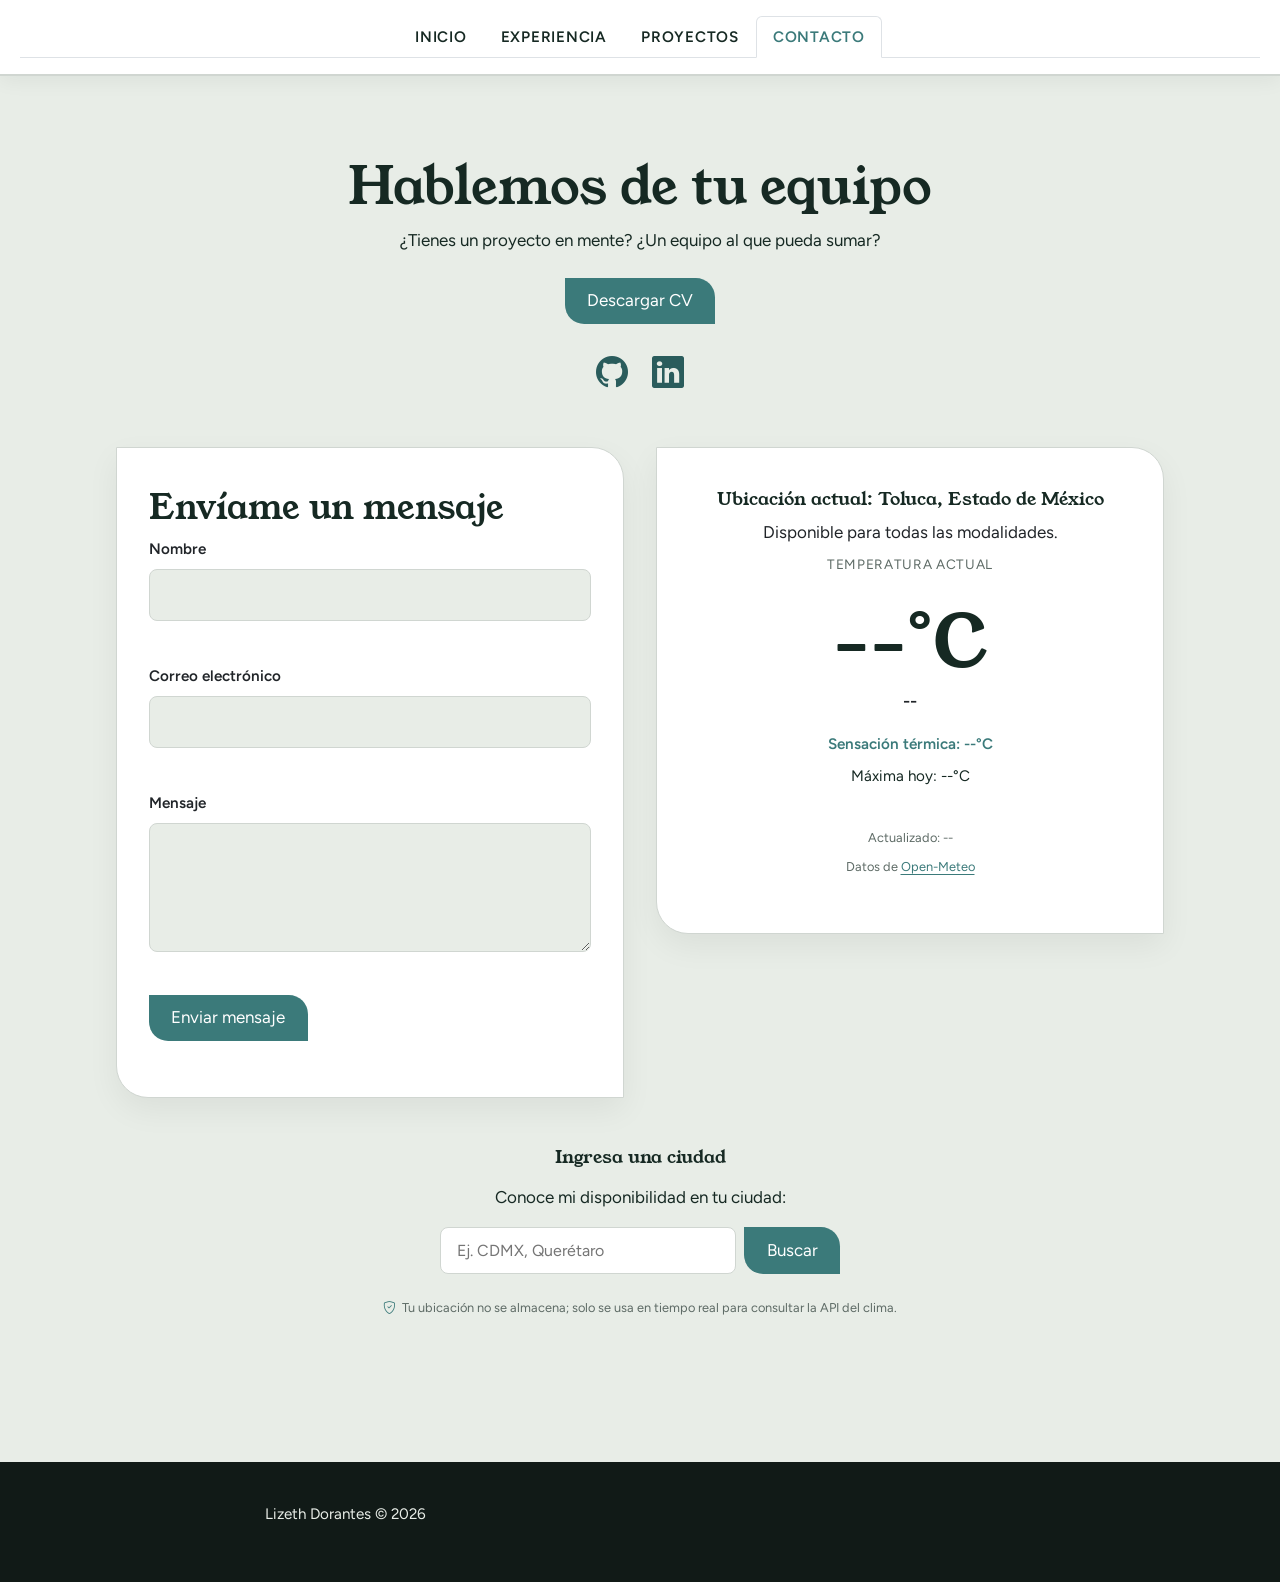
<file: contacto.html>
<!DOCTYPE html>
<html lang="es">

<head>
    <meta charset="UTF-8">
    <meta name="viewport" content="width=device-width, initial-scale=1.0">
    <title>Contacto | Lizeth Dorantes</title>
    <link rel="icon" type="image/png" href="./images/favicon.png">

    <meta name="description"
        content="Contacta a Lizeth Dorantes para proyectos, colaboraciones o roles de desarrollo Jr.">
    <link rel="preconnect" href="https://fonts.googleapis.com">
    <link rel="preconnect" href="https://fonts.gstatic.com" crossorigin>
    <link href="https://fonts.googleapis.com/css2?family=Figtree:wght@400;600&family=Young+Serif&display=swap"
        rel="stylesheet">
    <link href="https://cdn.jsdelivr.net/npm/bootstrap@5.3.8/dist/css/bootstrap.min.css" rel="stylesheet">
    <link rel="stylesheet" href="https://cdn.jsdelivr.net/npm/bootstrap-icons@1.11.3/font/bootstrap-icons.min.css">
    <link rel="stylesheet" href="./css/style.css">
</head>

<body>
    <header id="header-global" class="site-header"></header>

    <main class="container" aria-labelledby="contacto-title">
        <div class="contacto-header">
            <h1 id="contacto-title">Hablemos de tu equipo</h1>
            <p>¿Tienes un proyecto en mente? ¿Un equipo al que pueda sumar?</p>
            <p class="cta-principal">
                <a class="boton" href="./docs/CV-Lizeth-Dorantes.pdf" download>Descargar CV</a>
            </p>
            <nav class="enlaces" aria-label="Redes sociales">
                <a href="https://github.com/Zeth-DG" aria-label="GitHub" target="_blank" rel="noopener noreferrer"><i
                        class="bi bi-github" aria-hidden="true"></i></a>
                <a href="https://www.linkedin.com/in/lizeth-dorantes/" aria-label="LinkedIn" target="_blank"
                    rel="noopener noreferrer"><i class="bi bi-linkedin" aria-hidden="true"></i></a>
            </nav>
        </div>

        <!-- Grid de 2 columnas: Formulario y Toluca -->
        <div class="grid-2">
            <!-- Columna Izquierda: Formulario -->
            <div class="card">
                <h2>Envíame un mensaje</h2>
                <form id="contact-form" action="https://formspree.io/f/xrpedrkj" method="POST" novalidate>

                    <div class="form-group">
                        <label for="nombre">Nombre</label>
                        <input type="text" name="nombre" id="nombre" required aria-required="true"
                            aria-describedby="errorNombre" aria-invalid="false">
                        <span id="errorNombre" class="error-mensaje" role="alert"></span>
                    </div>

                    <div class="form-group">
                        <label for="email">Correo electrónico</label>
                        <input type="email" name="email" id="email" required aria-required="true"
                            aria-describedby="errorEmail" aria-invalid="false">
                        <span id="errorEmail" class="error-mensaje" role="alert"></span>
                    </div>

                    <div class="form-group">
                        <label for="mensaje">Mensaje</label>
                        <textarea name="mensaje" id="mensaje" rows="4" required aria-required="true"
                            aria-describedby="errorMensaje" aria-invalid="false"></textarea>
                        <span id="errorMensaje" class="error-mensaje" role="alert"></span>
                    </div>

                    <button type="submit" id="submit-btn" class="boton">Enviar mensaje</button>
                    <p id="form-status" aria-live="polite" style="margin-top: 1rem; font-weight: 600;"></p>
                </form>
            </div>

            <!-- Columna Derecha: Clima Toluca -->
            <div class="card" id="toluca-card">
                <h3>Ubicación actual: Toluca, Estado de México</h3>
                <p>Disponible para todas las modalidades.</p>

                <p class="clima-etiqueta">Temperatura actual</p>
                <div class="clima-principal">
                    <span id="tolucaCurrent" class="clima-temp">--°C</span>
                </div>

                <p id="tolucaCondition" class="clima-condicion">--</p>
                <p id="tolucaFeels" class="clima-detalle">Sensación térmica: --°C</p>

                <p class="clima-max">Máxima hoy: <span id="tolucaMax">--°C</span></p>

                <p id="toluca-updated" class="clima-actualizacion">Actualizado: --</p>
                <p class="clima-fuente">Datos de <a href="https://open-meteo.com/" target="_blank"
                        rel="noopener noreferrer">Open-Meteo</a></p>
                </p>
            </div>
        </div>

        <!-- Búsqueda de visitante-->
        <section class="visitor-wrapper" aria-label="Consultar clima en otra ubicación">
            <div id="visitor-section">
                <h3>Ingresa una ciudad</h3>
                <label for="visitorInput">Conoce mi disponibilidad en tu ciudad:</label>
                <div class="visitor-input-group">
                    <input type="text" name="visitor-input" id="visitorInput" placeholder="Ej. CDMX, Querétaro">
                    <button type="button" id="visitorBtn" class="boton">Buscar</button>
                </div>
                <p class="clima-privacidad">
                    <i class="bi bi-shield-check" aria-hidden="true"></i> Tu ubicación no se almacena; solo se usa en tiempo real para consultar la API del clima.
                </p>
                <p id="visitor-error" class="error-mensaje" role="alert" aria-live="polite"></p>
            </div>

            <div id="result-container" class="card hidden" aria-live="polite">
                <h3 id="visitorCity">Ubicación ingresada: </h3>
                <p id="visitorAvailability">--</p>

                <p class="clima-etiqueta">Temperatura actual</p>
                <div class="clima-principal">
                    <span id="visitorCurrent" class="clima-temp">--°C</span>
                </div>

                <p id="visitorCondition" class="clima-condicion">--</p>
                <p id="visitorFeels" class="clima-detalle">Sensación térmica: --°C</p>

                <p class="clima-max">Máxima hoy: <span id="visitorMax">--°C</span></p>

                <p id="visitorPhrase" class="clima-frase"></p>
            </div>
        </section>

    </main>

    <footer id="footer-global" class="pie"></footer>

    <!-- SRI removido por la misma razón que el CSS de arriba. -->
    <script src="https://cdn.jsdelivr.net/npm/bootstrap@5.3.8/dist/js/bootstrap.bundle.min.js"></script>
    <script src="./js/main.js" type="module"></script>
    <script src="./js/formulario.js" type="module"></script>
    <script data-goatcounter="https://zethdor.goatcounter.com/count" async src="//gc.zgo.at/count.js"></script>
</body>

</html>
</file>
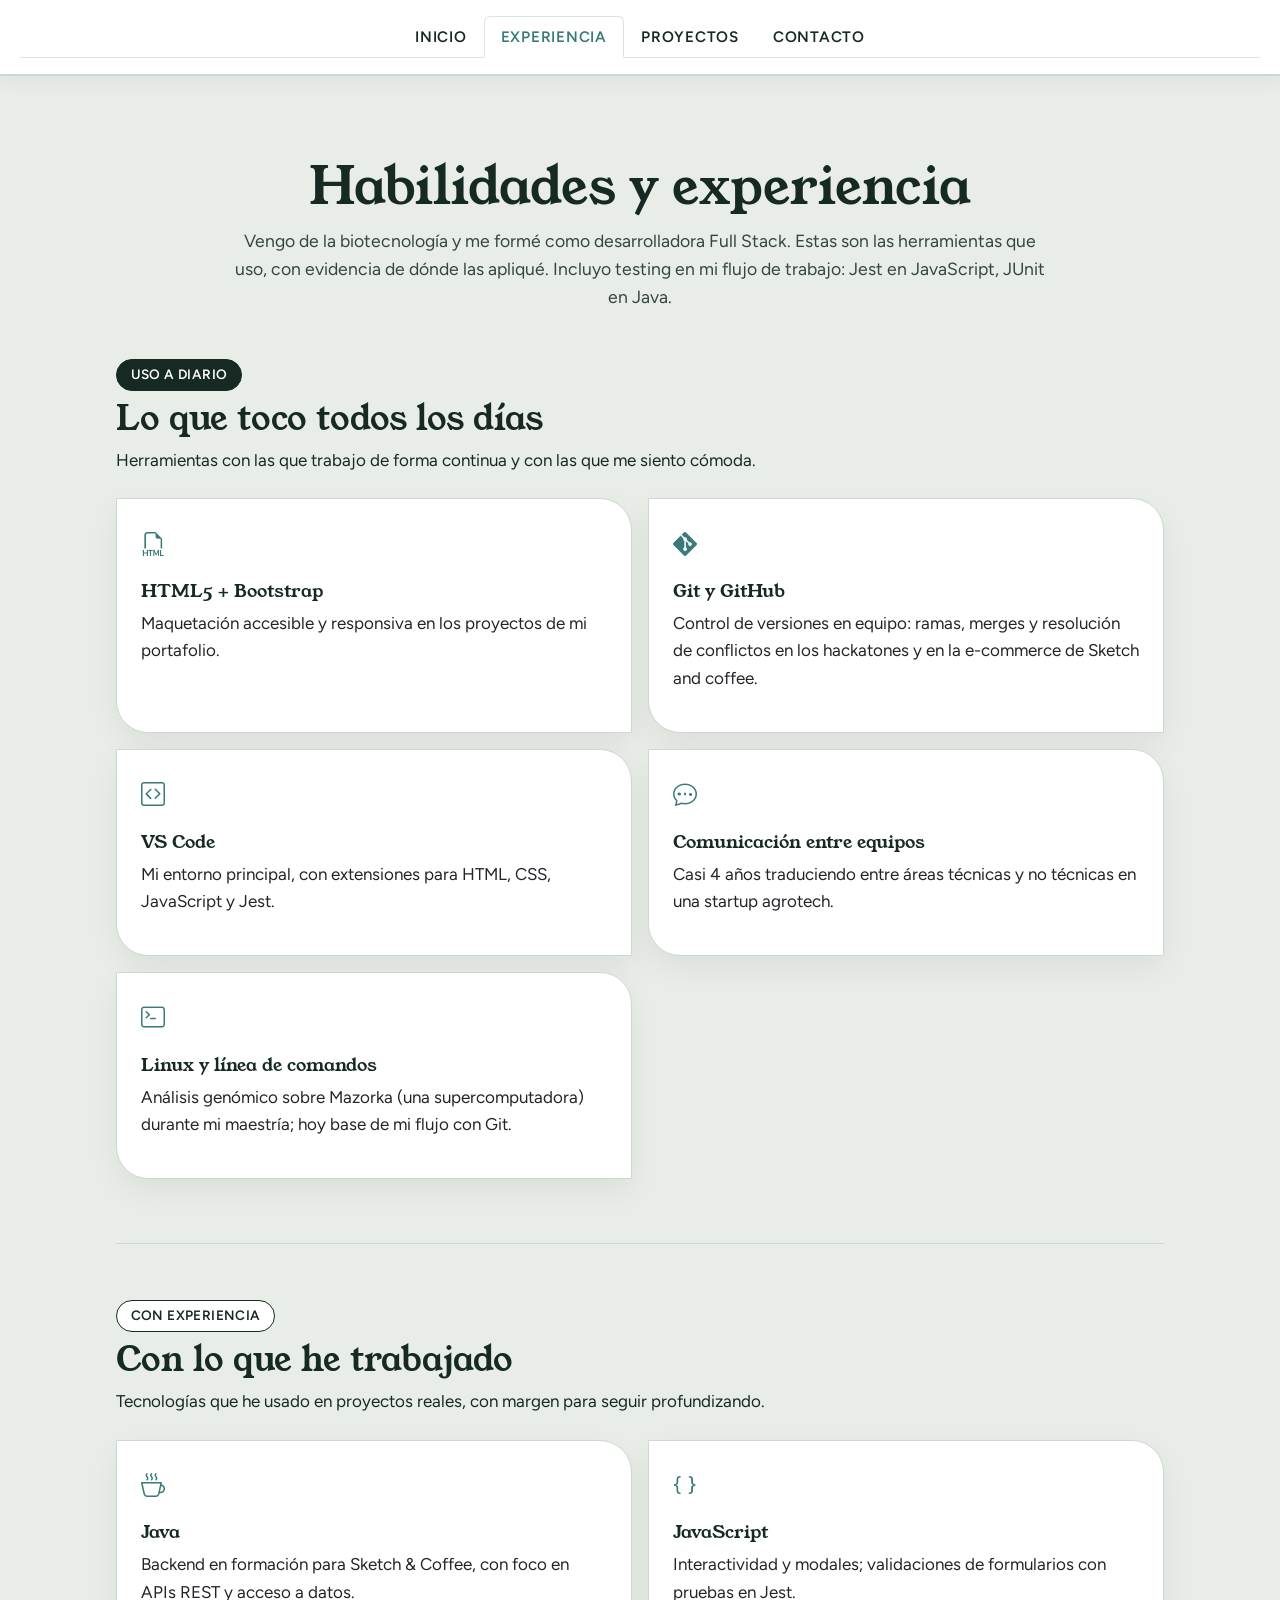
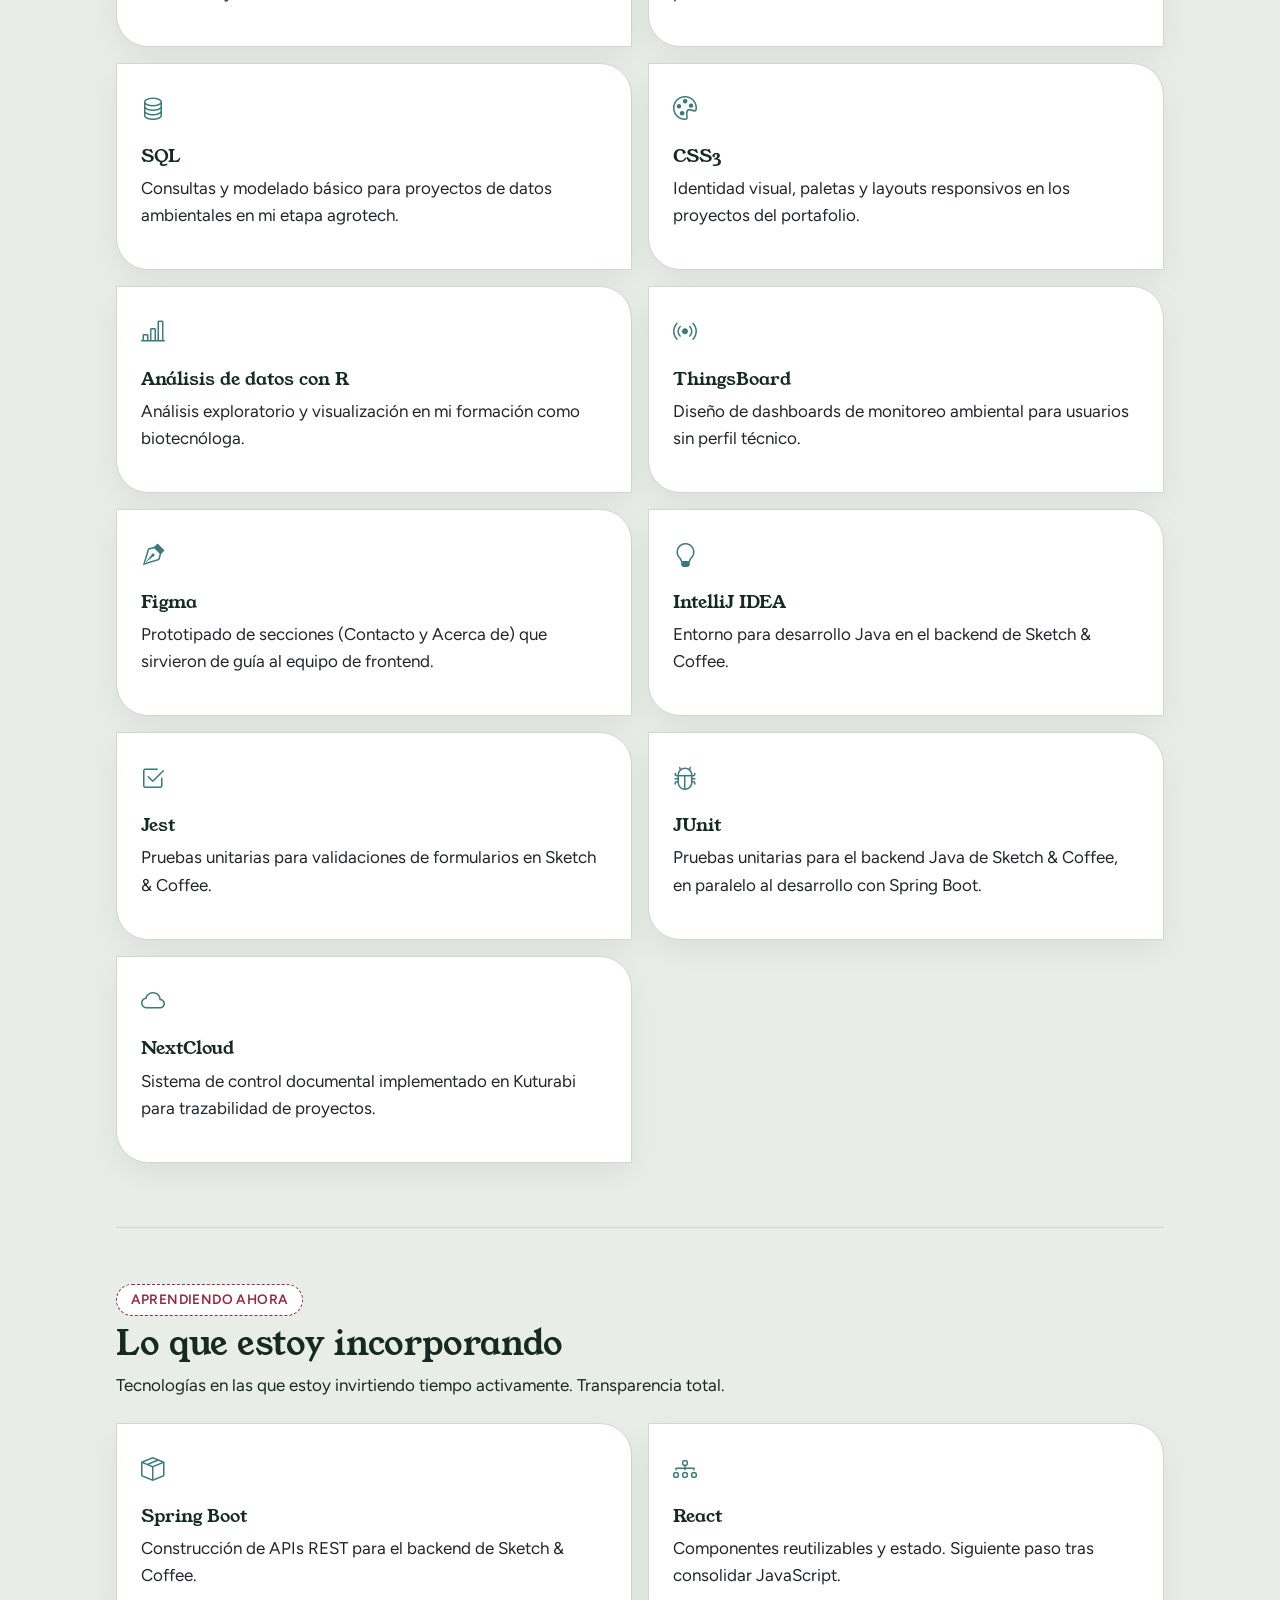
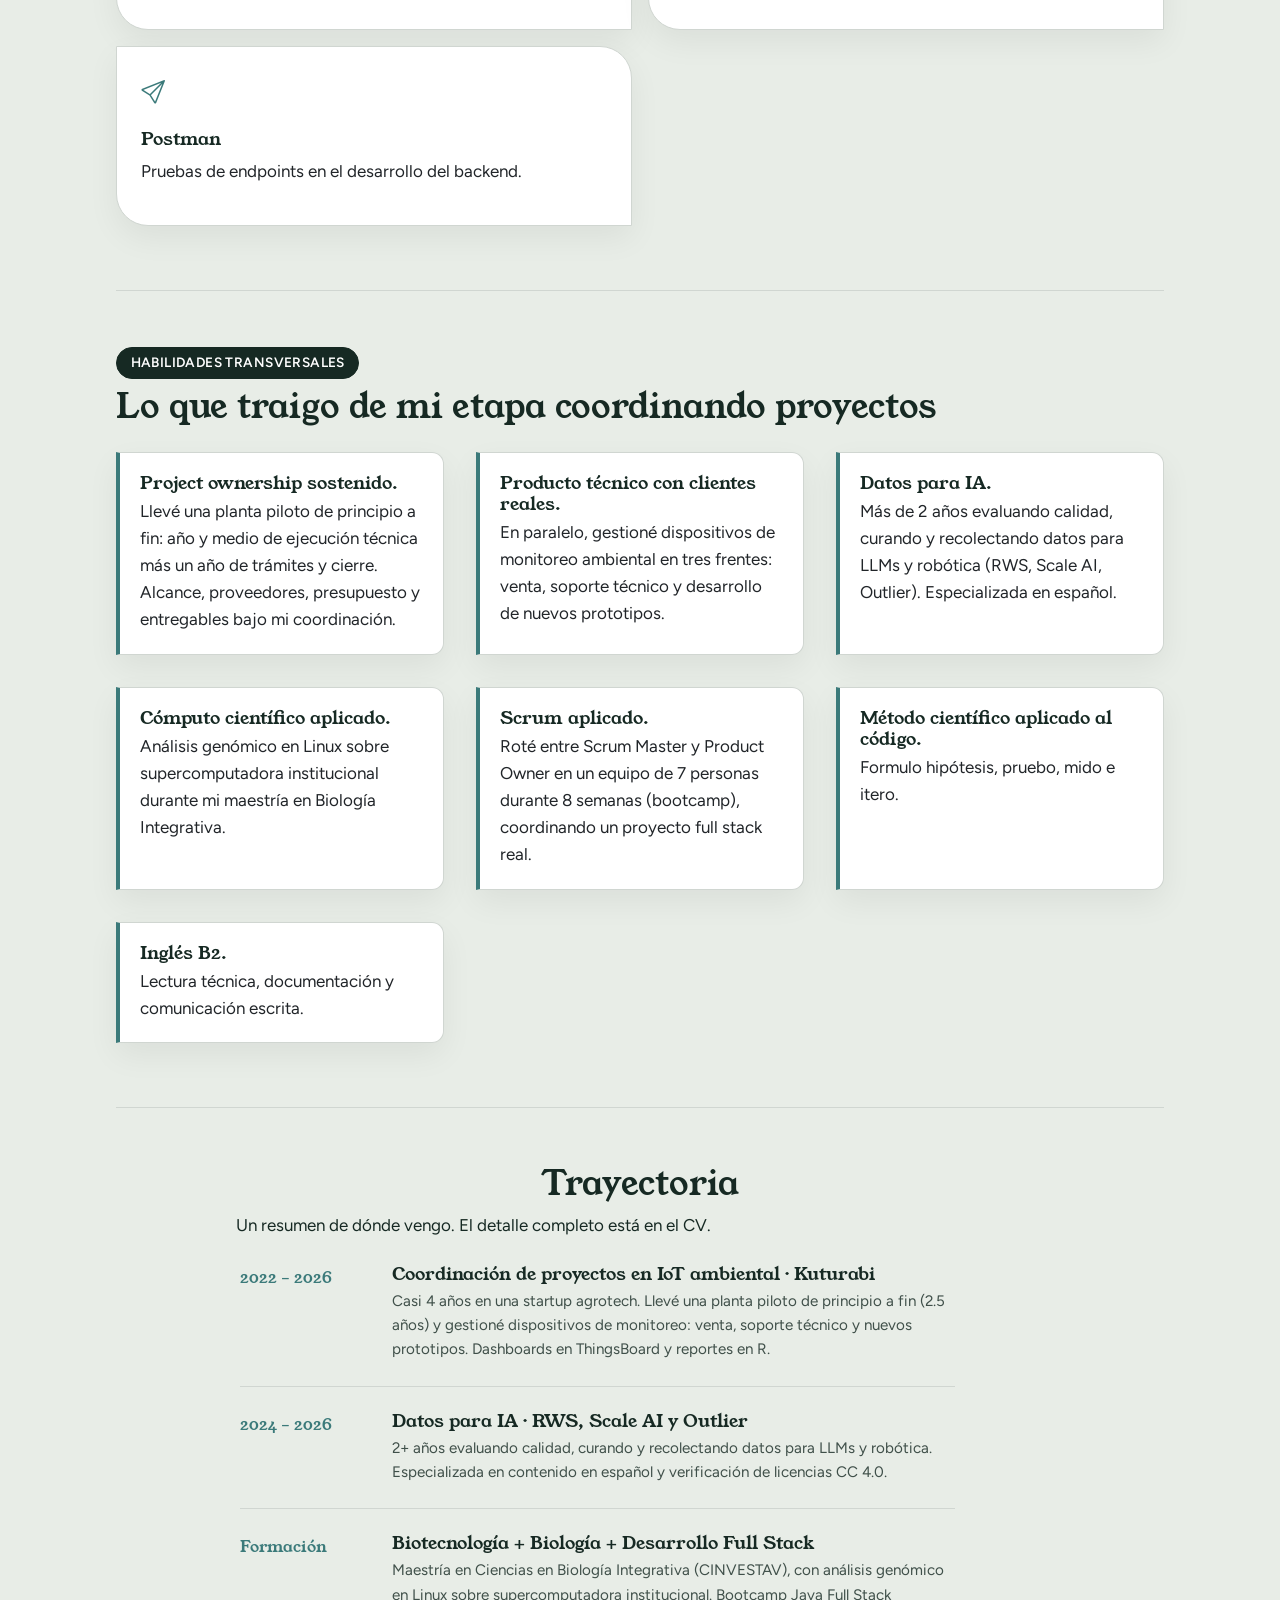
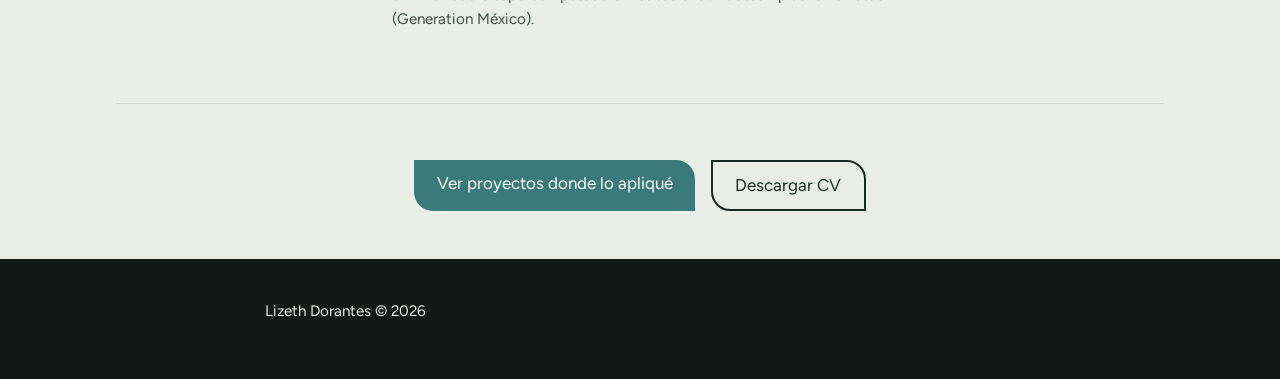
<file: experiencia.html>
<!DOCTYPE html>
<html lang="es">

<head>
    <meta charset="UTF-8">
    <meta name="viewport" content="width=device-width, initial-scale=1.0">
    <title>Habilidades y experiencia | Lizeth Dorantes</title>
    <link rel="icon" type="image/png" href="./images/favicon.png">
    <meta name="description" content="Tecnologías, herramientas y habilidades de Lizeth Dorantes, desarrolladora Java Full Stack Jr.">
    
    <link rel="preconnect" href="https://fonts.googleapis.com">
    <link rel="preconnect" href="https://fonts.gstatic.com" crossorigin>
    <link href="https://fonts.googleapis.com/css2?family=Figtree:wght@400;600&family=Young+Serif&display=swap"
        rel="stylesheet">
    <link href="https://cdn.jsdelivr.net/npm/bootstrap@5.3.8/dist/css/bootstrap.min.css" rel="stylesheet">
    <link rel="stylesheet" href="https://cdn.jsdelivr.net/npm/bootstrap-icons@1.11.3/font/bootstrap-icons.min.css">
    <link rel="stylesheet" href="./css/style.css">
</head>

<body>
    <header id="header-global" class="site-header"></header>

    <main class="container container--left" aria-labelledby="exp-title">
        <header class="exp-header">
            <h1 id="exp-title">Habilidades y experiencia</h1>
            <p>
                Vengo de la biotecnología y me formé como desarrolladora Full Stack. Estas son las herramientas que uso,
                con evidencia de dónde las apliqué. Incluyo testing en mi flujo de trabajo: Jest en JavaScript, JUnit en
                Java.
            </p>
        </header>

        <section class="exp-grupo" aria-labelledby="t-diario">
            <div style="margin-bottom: 1.5rem;">
                <span class="etiqueta etiqueta--oscura">Uso a diario</span>
                <h2 id="t-diario" style="margin-top: 0.5rem;">Lo que toco todos los días</h2>
                <p class="exp-grupo__desc">
                    Herramientas con las que trabajo de forma continua y con las que me siento cómoda.
                </p>
            </div>

            <ul class="exp-lista">
                <li class="card exp-item">
                    <i class="bi bi-filetype-html exp-item__icono" aria-hidden="true"></i>
                    <div>
                        <h3>HTML5 + Bootstrap</h3>
                        <p>Maquetación accesible y responsiva en los proyectos de mi portafolio.</p>
                    </div>
                </li>
                <li class="card exp-item">
                    <i class="bi bi-git exp-item__icono" aria-hidden="true"></i>
                    <div>
                        <h3>Git y GitHub</h3>
                        <p>Control de versiones en equipo: ramas, merges y resolución de conflictos en los hackatones y en la 
                            e-commerce de Sketch and coffee.</p>
                    </div>
                </li>
                <li class="card exp-item">
                    <i class="bi bi-code-square exp-item__icono" aria-hidden="true"></i>
                    <div>
                        <h3>VS Code</h3>
                        <p>Mi entorno principal, con extensiones para HTML, CSS, JavaScript y Jest.</p>
                    </div>
                </li>
                <li class="card exp-item">
                    <i class="bi bi-chat-dots exp-item__icono" aria-hidden="true"></i>
                    <div>
                        <h3>Comunicación entre equipos</h3>
                        <p>Casi 4 años traduciendo entre áreas técnicas y no técnicas en una startup agrotech.</p>
                    </div>
                </li>
                <li class="card exp-item">
                    <i class="bi bi-terminal exp-item__icono" aria-hidden="true"></i>
                    <div>
                        <h3>Linux y línea de comandos</h3>
                        <p>Análisis genómico sobre Mazorka (una supercomputadora) durante mi maestría; hoy base de mi flujo con Git.
                        </p>
                    </div>
                </li>
            </ul>
        </section>

        <section class="exp-grupo" aria-labelledby="t-experiencia">
            <div style="margin-bottom: 1.5rem;">
                <span class="etiqueta">Con experiencia</span>
                <h2 id="t-experiencia" style="margin-top: 0.5rem;">Con lo que he trabajado</h2>
                <p class="exp-grupo__desc">
                    Tecnologías que he usado en proyectos reales, con margen para seguir profundizando.
                </p>
            </div>

            <ul class="exp-lista">
                <li class="card exp-item">
                    <i class="bi bi-cup-hot exp-item__icono" aria-hidden="true"></i>
                    <div>
                        <h3>Java</h3>
                        <p>Backend en formación para Sketch &amp; Coffee, con foco en APIs REST y acceso a datos.</p>
                    </div>
                </li>
                <li class="card exp-item">
                    <i class="bi bi-braces exp-item__icono" aria-hidden="true"></i>
                    <div>
                        <h3>JavaScript</h3>
                        <p>Interactividad y modales; validaciones de formularios con pruebas en Jest.</p>
                    </div>
                </li>
                <li class="card exp-item">
                    <i class="bi bi-database exp-item__icono" aria-hidden="true"></i>
                    <div>
                        <h3>SQL</h3>
                        <p>Consultas y modelado básico para proyectos de datos ambientales en mi etapa agrotech.</p>
                    </div>
                </li>
                <li class="card exp-item">
                    <i class="bi bi-palette exp-item__icono" aria-hidden="true"></i>
                    <div>
                        <h3>CSS3</h3>
                        <p>Identidad visual, paletas y layouts responsivos en los proyectos del portafolio.</p>
                    </div>
                </li>
                <li class="card exp-item">
                    <i class="bi bi-bar-chart-line exp-item__icono" aria-hidden="true"></i>
                    <div>
                        <h3>Análisis de datos con R</h3>
                        <p>Análisis exploratorio y visualización en mi formación como biotecnóloga.</p>
                    </div>
                </li>
                <li class="card exp-item">
                    <i class="bi bi-broadcast exp-item__icono" aria-hidden="true"></i>
                    <div>
                        <h3>ThingsBoard</h3>
                        <p>Diseño de dashboards de monitoreo ambiental para usuarios sin perfil técnico.</p>
                    </div>
                </li>
                <li class="card exp-item">
                    <i class="bi bi-vector-pen exp-item__icono" aria-hidden="true"></i>
                    <div>
                        <h3>Figma</h3>
                        <p>Prototipado de secciones (Contacto y Acerca de) que sirvieron de guía al equipo de frontend.
                        </p>
                    </div>
                </li>
                <li class="card exp-item">
                    <i class="bi bi-lightbulb exp-item__icono" aria-hidden="true"></i>
                    <div>
                        <h3>IntelliJ IDEA</h3>
                        <p>Entorno para desarrollo Java en el backend de Sketch &amp; Coffee.</p>
                    </div>
                </li>
                <li class="card exp-item">
                    <i class="bi bi-check2-square exp-item__icono" aria-hidden="true"></i>
                    <div>
                        <h3>Jest</h3>
                        <p>Pruebas unitarias para validaciones de formularios en Sketch &amp; Coffee.</p>
                    </div>
                </li>
                <li class="card exp-item">
                    <i class="bi bi-bug exp-item__icono" aria-hidden="true"></i>
                    <div>
                        <h3>JUnit</h3>
                        <p>Pruebas unitarias para el backend Java de Sketch &amp; Coffee, en paralelo al desarrollo con
                            Spring Boot.</p>
                    </div>
                </li>
                <li class="card exp-item">
                    <i class="bi bi-cloud exp-item__icono" aria-hidden="true"></i>
                    <div>
                        <h3>NextCloud</h3>
                        <p>Sistema de control documental implementado en Kuturabi para trazabilidad de proyectos.</p>
                    </div>
                </li>
            </ul>
        </section>

        <section class="exp-grupo" aria-labelledby="t-aprendiendo">
            <div style="margin-bottom: 1.5rem;">
                <span class="etiqueta etiqueta--aprendiendo">Aprendiendo ahora</span>
                <h2 id="t-aprendiendo" style="margin-top: 0.5rem;">Lo que estoy incorporando</h2>
                <p class="exp-grupo__desc">
                    Tecnologías en las que estoy invirtiendo tiempo activamente. Transparencia total.
                </p>
            </div>

            <ul class="exp-lista">
                <li class="card exp-item">
                    <i class="bi bi-box-seam exp-item__icono" aria-hidden="true"></i>
                    <div>
                        <h3>Spring Boot</h3>
                        <p>Construcción de APIs REST para el backend de Sketch &amp; Coffee.</p>
                    </div>
                </li>
                <li class="card exp-item">
                    <i class="bi bi-diagram-3 exp-item__icono" aria-hidden="true"></i>
                    <div>
                        <h3>React</h3>
                        <p>Componentes reutilizables y estado. Siguiente paso tras consolidar JavaScript.</p>
                    </div>
                </li>
                <li class="card exp-item">
                    <i class="bi bi-send exp-item__icono" aria-hidden="true"></i>
                    <div>
                        <h3>Postman</h3>
                        <p>Pruebas de endpoints en el desarrollo del backend.</p>
                    </div>
                </li>
            </ul>
        </section>

        <section class="exp-grupo" aria-labelledby="t-trans">
            <div style="margin-bottom: 1.5rem;">
                <span class="etiqueta etiqueta--oscura">Habilidades transversales</span>
                <h2 id="t-trans" style="margin-top: 0.5rem;">Lo que traigo de mi etapa coordinando proyectos</h2>
            </div>

            <ul class="grid-auto lista-sin-estilos">
                <li class="card card--transversal">
                    <h3>Project ownership sostenido.</h3>
                    Llevé una planta piloto de principio a fin: año y medio de ejecución técnica más un año de trámites
                    y cierre. Alcance, proveedores, presupuesto y entregables bajo mi coordinación.
                </li>
                <li class="card card--transversal">
                    <h3>Producto técnico con clientes reales.</h3>
                    En paralelo, gestioné dispositivos de monitoreo ambiental en tres frentes: venta, soporte técnico y
                    desarrollo de nuevos prototipos.
                </li>
                <li class="card card--transversal">
                    <h3>Datos para IA.</h3>
                    Más de 2 años evaluando calidad, curando y recolectando datos para LLMs y robótica (RWS, Scale AI,
                    Outlier). Especializada en español.
                </li>
                <li class="card card--transversal">
                    <h3>Cómputo científico aplicado.</h3>
                    Análisis genómico en Linux sobre supercomputadora institucional durante mi maestría en Biología
                    Integrativa.
                </li>
                <li class="card card--transversal">
                    <h3>Scrum aplicado.</h3>
                    Roté entre Scrum Master y Product Owner en un equipo de 7 personas durante 8 semanas (bootcamp), coordinando
                    un proyecto full stack real.
                </li>
                <li class="card card--transversal">
                    <h3>Método científico aplicado al código.</h3>
                    Formulo hipótesis, pruebo, mido e itero.
                </li>
                <li class="card card--transversal">
                    <h3>Inglés B2.</h3>
                    Lectura técnica, documentación y comunicación escrita.
                </li>
            </ul>
        </section>

        <section class="exp-grupo" aria-labelledby="t-trayectoria">
            <div style="margin-bottom: 1.5rem; text-align: center;">
                <h2 id="t-trayectoria">Trayectoria</h2>
                <p class="exp-grupo__desc">
                    Un resumen de dónde vengo. El detalle completo está en el CV.
                </p>
            </div>

            <ul class="trayectoria-list">
                <li>
                    <div>
                        <span style="font-family: var(--fuente-titulo); color: var(--hoja); font-size: 1rem;">2022 – 2026</span>
                    </div>
                    <div>
                        <h3 style="font-family: var(--fuente-titulo); font-weight: 400; font-size: 1.1rem; margin-bottom: 0.25rem; margin-top: 0;">Coordinación de proyectos en IoT ambiental · Kuturabi</h3>
                        <p style="margin: 0; font-size: 0.95rem; opacity: 0.8;">Casi 4 años en una startup agrotech. Llevé
                            una planta piloto de principio a fin (2.5 años) y gestioné dispositivos de monitoreo: venta,
                            soporte técnico y nuevos prototipos. Dashboards en ThingsBoard y reportes en R.</p>
                    </div>
                </li>

                <li>
                    <div>
                        <span style="font-family: var(--fuente-titulo); color: var(--hoja); font-size: 1rem;">2024 – 2026</span>
                    </div>
                    <div>
                        <h3 style="font-family: var(--fuente-titulo); font-weight: 400; font-size: 1.1rem; margin-bottom: 0.25rem; margin-top: 0;">Datos para IA · RWS, Scale AI y Outlier</h3>
                        <p style="margin: 0; font-size: 0.95rem; opacity: 0.8;">2+ años evaluando calidad, curando y
                            recolectando datos para LLMs y robótica. Especializada en contenido en español y
                            verificación de licencias CC 4.0.</p>
                    </div>
                </li>

                <li>
                    <div>
                        <span style="font-family: var(--fuente-titulo); color: var(--hoja); font-size: 1rem;">Formación</span>
                    </div>
                    <div>
                        <h3 style="font-family: var(--fuente-titulo); font-weight: 400; font-size: 1.1rem; margin-bottom: 0.25rem; margin-top: 0;">Biotecnología + Biología + Desarrollo Full Stack</h3>
                        <p style="margin: 0; font-size: 0.95rem; opacity: 0.8;">Maestría en Ciencias en Biología
                            Integrativa (CINVESTAV), con análisis genómico en Linux sobre supercomputadora
                            institucional. Bootcamp Java Full Stack (Generation México).</p>
                    </div>
                </li>
            </ul>
        </section>

        <div class="d-flex flex-wrap gap-3 mt-4 justify-content-center">
            <a class="boton" href="./proyectos.html">Ver proyectos donde lo apliqué</a>
            <a class="boton boton--secundario" href="./docs/CV-Lizeth-Dorantes.pdf" download>Descargar CV</a>
        </div>

    </main>

    <footer id="footer-global" class="pie"></footer>

    <script src="https://cdn.jsdelivr.net/npm/bootstrap@5.3.8/dist/js/bootstrap.bundle.min.js"></script>
    <script src="./js/main.js" type="module"></script>
    <script data-goatcounter="https://zethdor.goatcounter.com/count" async src="//gc.zgo.at/count.js"></script>
</body>

</html>
</file>
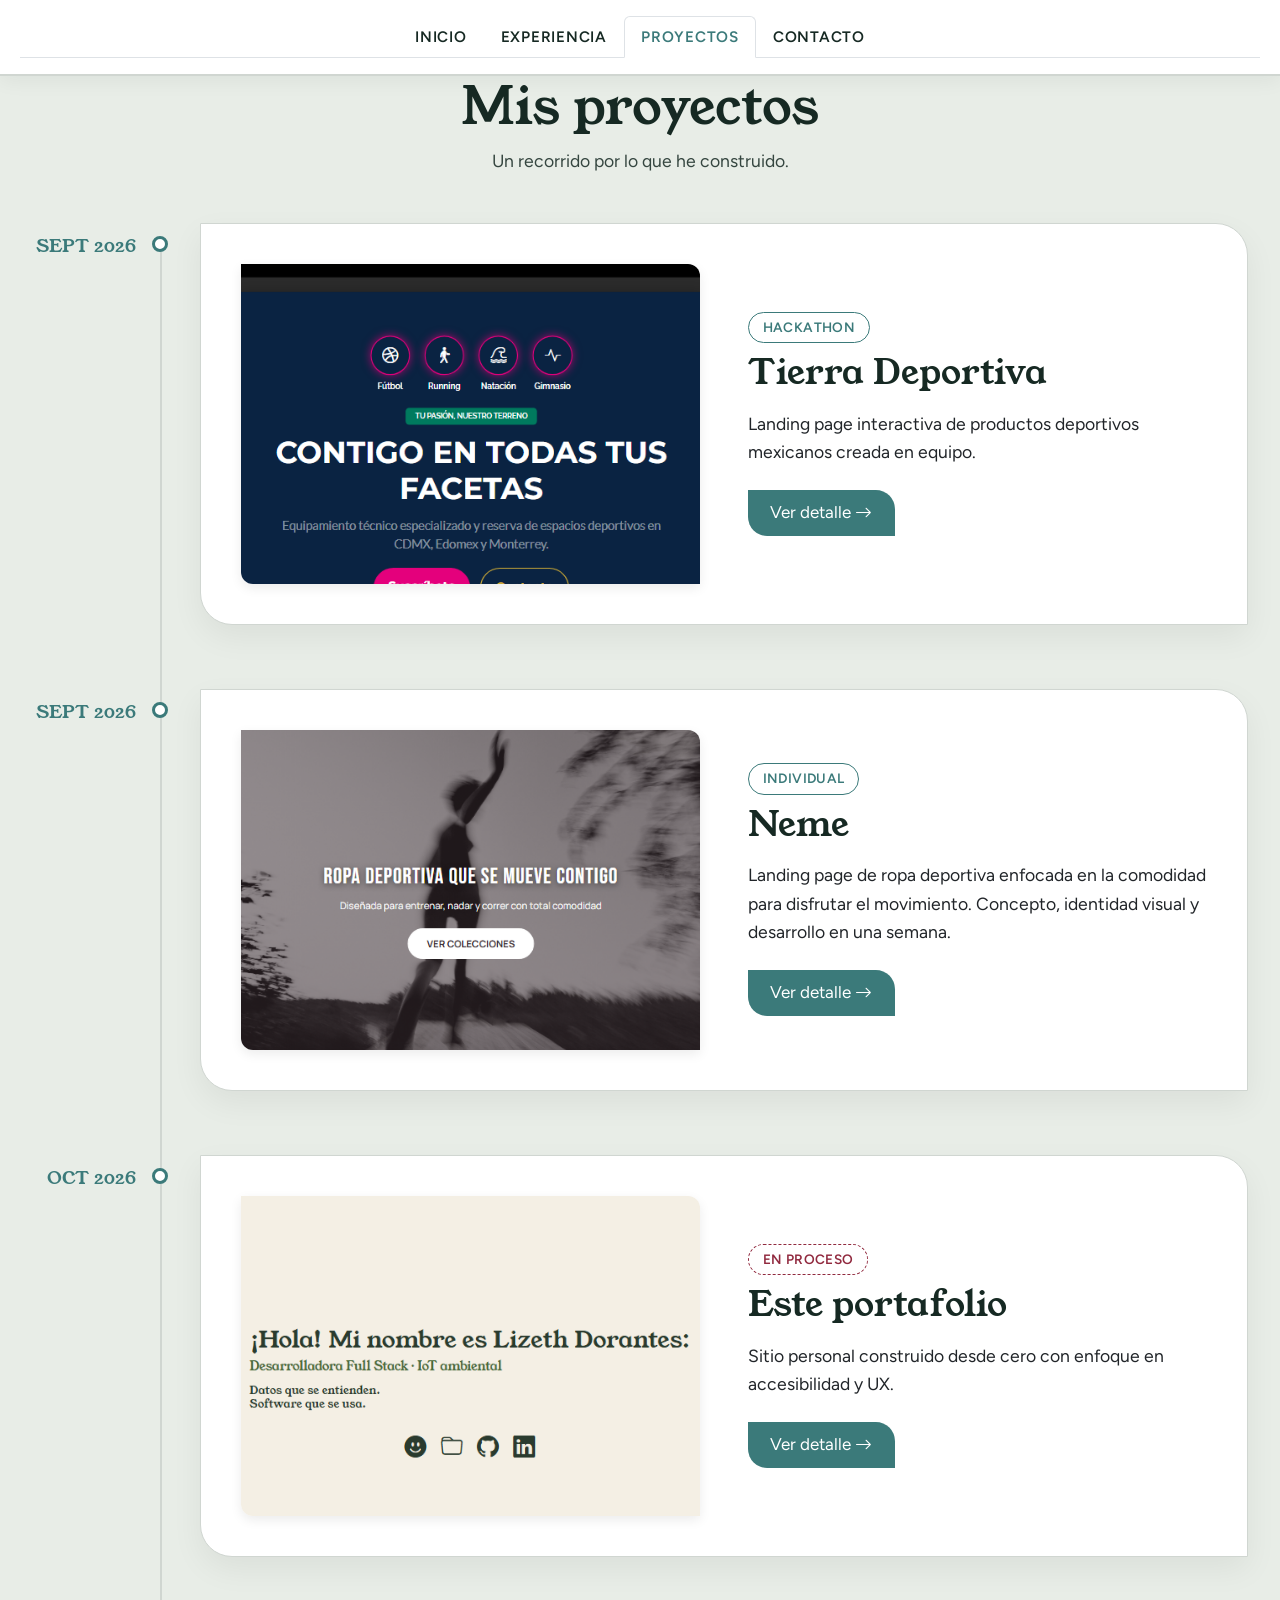
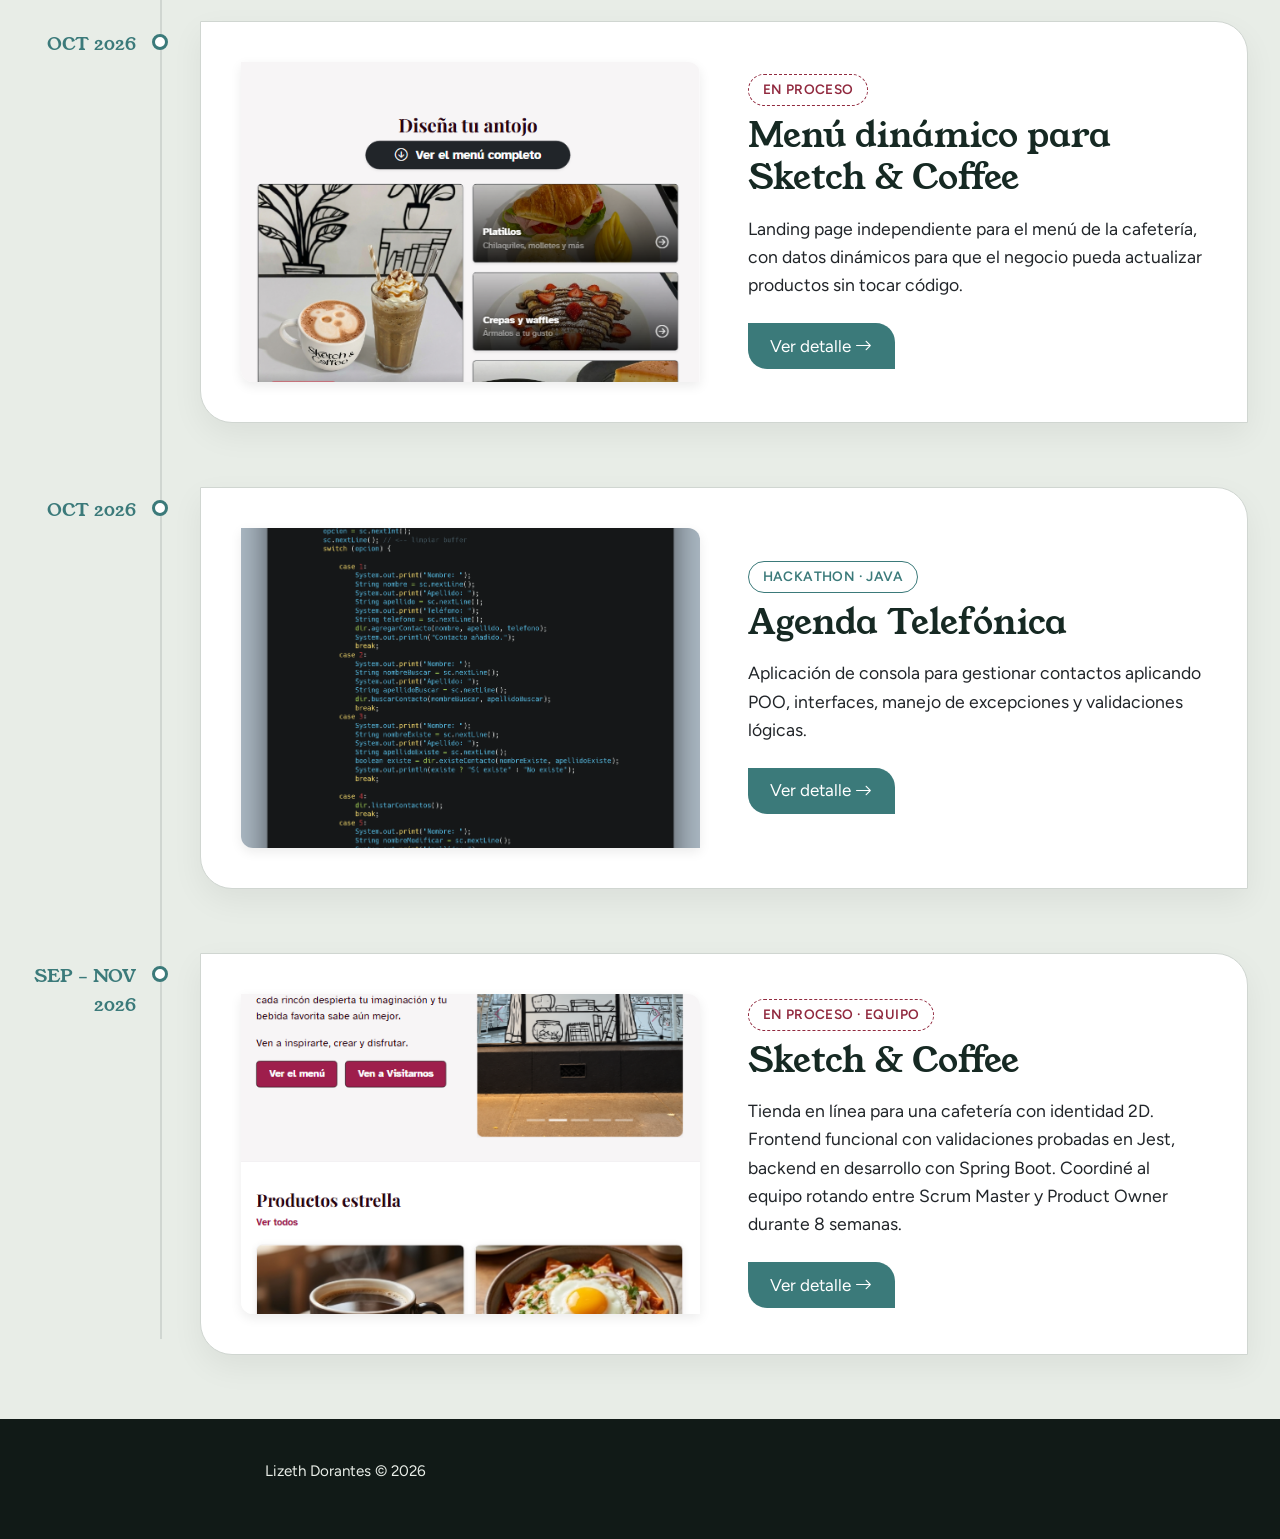
<file: proyectos.html>
<!DOCTYPE html>
<html lang="es">

<head>
    <meta charset="UTF-8">
    <meta name="viewport" content="width=device-width, initial-scale=1.0">
    <title>Proyectos | Lizeth Dorantes Gómez</title>
    <link rel="icon" type="image/png" href="./images/favicon.png">
    <meta name="description" content="Proyectos que ha realizado Lizeth Dorantes, desarrolladora Java Full Stack Jr.">

    <link rel="preconnect" href="https://fonts.googleapis.com">
    <link rel="preconnect" href="https://fonts.gstatic.com" crossorigin>
    <link href="https://fonts.googleapis.com/css2?family=Figtree:wght@400;600&family=Young+Serif&display=swap"
        rel="stylesheet">
    <link href="https://cdn.jsdelivr.net/npm/bootstrap@5.3.8/dist/css/bootstrap.min.css" rel="stylesheet">
    <link rel="stylesheet" href="https://cdn.jsdelivr.net/npm/bootstrap-icons@1.11.3/font/bootstrap-icons.min.css">
    <link rel="stylesheet" href="./css/style.css">
</head>

<body>
    <header id="header-global" class="site-header"></header>
    <main class="container--wide" aria-labelledby="proyectos-title">

        <div class="text-center mb-5">
            <h1 id="proyectos-title">Mis proyectos</h1>
            <p class="mx-auto" style="font-size: 1.1rem; opacity: 0.85;">Un recorrido por lo que he construido.</p>
        </div>

        <ol class="timeline">
            <li class="timeline__item">
                <div class="timeline__marcador">
                    <span class="timeline__fecha">SEPT 2026</span>
                </div>
                <article class="card timeline__contenido">
                    <div class="timeline__imagen">
                        <img src="./images/capturas/tierra-deportiva-captura.png" alt="Tierra Deportiva" loading="lazy">
                    </div>
                    <div>
                        <span class="etiqueta etiqueta--terminada">Hackathon</span>
                        <h2 style="margin-top: 0.5rem;">Tierra Deportiva</h2>
                        <p>Landing page interactiva de productos deportivos mexicanos creada en equipo.</p>
                        <button type="button" class="boton" data-bs-toggle="modal"
                            data-bs-target="#modal-tierra-deportiva">Ver detalle <i class="bi bi-arrow-right"
                                aria-hidden="true"></i></button>
                    </div>
                </article>
            </li>

            <li class="timeline__item">
                <div class="timeline__marcador">
                    <span class="timeline__fecha">SEPT 2026</span>
                </div>
                <article class="card timeline__contenido">
                    <div class="timeline__imagen">
                        <img src="./images/capturas/neme-captura.png" alt="Captura de la landing page Neme"
                            loading="lazy">
                    </div>
                    <div>
                        <span class="etiqueta etiqueta--terminada">Individual</span>
                        <h2 style="margin-top: 0.5rem;">Neme</h2>
                        <p>Landing page de ropa deportiva enfocada en la comodidad para disfrutar el movimiento.
                            Concepto, identidad visual y desarrollo en una semana.</p>
                        <button type="button" class="boton" data-bs-toggle="modal" data-bs-target="#modal-neme">
                            Ver detalle <i class="bi bi-arrow-right" aria-hidden="true"></i>
                        </button>
                    </div>
                </article>
            </li>

            <li class="timeline__item">
                <div class="timeline__marcador">
                    <span class="timeline__fecha">OCT 2026</span>
                </div>
                <article class="card timeline__contenido">
                    <div class="timeline__imagen">
                        <img src="./images/capturas/portafolio-captura.png" alt="Portafolio" loading="lazy">
                    </div>
                    <div>
                        <span class="etiqueta etiqueta--proceso">En proceso</span>
                        <h2 style="margin-top: 0.5rem;">Este portafolio</h2>
                        <p>Sitio personal construido desde cero con enfoque en accesibilidad y UX.</p>
                        <button type="button" class="boton" data-bs-toggle="modal"
                            data-bs-target="#modal-portafolio">Ver detalle <i class="bi bi-arrow-right"
                                aria-hidden="true"></i></button>
                    </div>
                </article>
            </li>

            <li class="timeline__item">
                <div class="timeline__marcador">
                    <span class="timeline__fecha">OCT 2026</span>
                </div>
                <article class="card timeline__contenido">
                    <div class="timeline__imagen">
                        <img src="./images/capturas/menu-sketch-captura.png"
                            alt="Captura del menú dinámico para Sketch & Coffee" loading="lazy">
                    </div>
                    <div>
                        <span class="etiqueta etiqueta--proceso">En proceso</span>
                        <h2 style="margin-top: 0.5rem;">Menú dinámico para Sketch &amp; Coffee</h2>
                        <p>Landing page independiente para el menú de la cafetería, con datos dinámicos para que el
                            negocio pueda actualizar productos sin tocar código.</p>
                        <button type="button" class="boton" data-bs-toggle="modal" data-bs-target="#modal-menu-sketch">
                            Ver detalle <i class="bi bi-arrow-right" aria-hidden="true"></i>
                        </button>
                    </div>
                </article>
            </li>

            <li class="timeline__item">
                <div class="timeline__marcador">
                    <span class="timeline__fecha">OCT 2026</span>
                </div>
                <article class="card timeline__contenido">
                    <div class="timeline__imagen">
                        <img src="./images/capturas/agenda-captura.png" alt="Agenda Telefónica en Java" loading="lazy">
                    </div>
                    <div>
                        <span class="etiqueta etiqueta--terminada">Hackathon · Java</span>
                        <h2 style="margin-top: 0.5rem;">Agenda Telefónica</h2>
                        <p>Aplicación de consola para gestionar contactos aplicando POO, interfaces, manejo de
                            excepciones y validaciones lógicas.</p>
                        <button type="button" class="boton" data-bs-toggle="modal"
                            data-bs-target="#modal-agenda-telefonica">
                            Ver detalle <i class="bi bi-arrow-right" aria-hidden="true"></i>
                        </button>
                    </div>
                </article>
            </li>

            <li class="timeline__item">
                <div class="timeline__marcador">
                    <span class="timeline__fecha">SEP – NOV 2026</span>
                </div>
                <article class="card timeline__contenido">
                    <div class="timeline__imagen">
                        <img src="./images/capturas/sketch-and-coffee-captura.png"
                            alt="Captura del e-commerce Sketch & Coffee" loading="lazy">
                    </div>
                    <div>
                        <span class="etiqueta etiqueta--proceso">En proceso · Equipo</span>
                        <h2 style="margin-top: 0.5rem;">Sketch &amp; Coffee</h2>
                        <p>Tienda en línea para una cafetería con identidad 2D. Frontend funcional con validaciones
                            probadas en Jest, backend en desarrollo con Spring Boot. Coordiné al equipo rotando
                            entre Scrum Master y Product Owner durante 8 semanas.</p>
                        <button type="button" class="boton" data-bs-toggle="modal" data-bs-target="#modal-sketch">
                            Ver detalle <i class="bi bi-arrow-right" aria-hidden="true"></i>
                        </button>
                    </div>
                </article>
            </li>
        </ol>
    </main>

    <!-- Modales -->
    <!--TIERRA DEPORTIVA-->
    <div class="modal fade" id="modal-tierra-deportiva" tabindex="-1" aria-labelledby="modal-tierra-deportiva-titulo"
        aria-hidden="true">
        <div class="modal-dialog modal-lg modal-dialog-scrollable modal-dialog-centered">
            <div class="modal-content">
                <div class="modal-header">
                    <h2 class="modal-title fs-3" id="modal-tierra-deportiva-titulo">Tierra Deportiva</h2>
                    <button type="button" class="btn-close" data-bs-dismiss="modal" aria-label="Cerrar"></button>
                </div>
                <div class="modal-body">
                    <img class="img-fluid rounded mb-3 w-100" src="./images/tierra-deportiva-full.png"
                        alt="Captura completa de la landing page Tierra Deportiva">
                    <h3>El concepto</h3>
                    <p>El nombre nació de mi propuesta "Tlalli" (tierra en náhuatl) y evolucionó a Tierra Deportiva.
                        La landing presenta productos mexicanos en cuatro deportes populares en CDMX, Estado de
                        México y Monterrey: fútbol, gym, natación y running.</p>
                    <h3>Mi rol y aporte</h3>
                    <ul>
                        <li>Diseñé la estructura base del HTML y la sección de productos, sobre la que el equipo
                            construyó el resto del sitio.</li>
                        <li>Mejoré la navegación del carrusel con JavaScript: al seleccionar un deporte, te lleva a
                            la primera slide de sus productos.</li>
                        <li>Reconstruí la versión intermedia del proyecto tras una pérdida de cambios, recuperando
                            el avance del equipo.</li>
                        <li>Definí el concepto, la frase principal y la propuesta visual de la landing.</li>
                    </ul>
                    <h3>Retos técnicos</h3>
                    <ul>
                        <li>Al integrar mi código en la rama develop, el sitio se rompió y tardé de 2 a 3 horas en
                            corregirlo.</li>
                        <li>Convertí las imágenes a WebP para que la página cargara rápido.</li>
                        <li>Definí una paleta inspirada en lo mexicano que no pareciera un sitio del gobierno.</li>
                        <li>Edité imágenes libres de IA para los productos de la landing.</li>
                    </ul>
                    <h3>Tecnologías</h3>
                    <p>HTML, CSS, JavaScript, Bootstrap.</p>
                    <h3>Estado y siguiente paso</h3>
                    <p>Terminada durante el hackathon. Siguiente paso: publicar la demo en línea.</p>
                </div>
                <div class="modal-footer">
                    <a href="https://github.com/Manutaro/Hackathon-1-Landing-page-interactiva" target="_blank"
                        rel="noopener noreferrer" class="boton">Ver código</a>
                </div>
            </div>
        </div>
    </div>
    <!--NEME-->
    <div class="modal fade" id="modal-neme" tabindex="-1" aria-labelledby="modal-neme-titulo" aria-hidden="true">
        <div class="modal-dialog modal-lg modal-dialog-scrollable modal-dialog-centered">
            <div class="modal-content">
                <div class="modal-header">
                    <h2 class="modal-title fs-3" id="modal-neme-titulo">Neme</h2>
                    <button type="button" class="btn-close" data-bs-dismiss="modal" aria-label="Cerrar"></button>
                </div>
                <div class="modal-body">
                    <img class="img-fluid rounded mb-3 w-100" src="./images/neme-full.png"
                        alt="Captura completa de la landing page Neme">
                    <h3>El concepto</h3>
                    <p>Neme significa "bailar" en mazahua. Es el concepto de una marca de ropa deportiva para
                        mujeres y disidencias que prioriza la comodidad sobre los cánones de belleza y celebra el
                        placer de moverse. Se organiza en tres categorías (nadar, correr y fuerza) bajo una idea:
                        fluye como el río, paso a paso hacia tus objetivos y hacia un cuerpo más fuerte.</p>
                    <p>El logo es punto de cruz, la técnica con la que se adornan blusas y enaguas en la región de
                        mis abuelos, que además tiene maquilas de ropa deportiva. Por lo que el proyecto tuvo
                        también raíces en la idea de comunidad.</p>
                    <h3>Mi rol y aporte</h3>
                    <ul>
                        <li>Definí el concepto y el nombre de la marca (dudé entre Neme y Eñe, "jugar").</li>
                        <li>Diseñé la identidad visual, con el logo en punto de cruz.</li>
                        <li>Desarrollé la página, de forma individual y en una semana.</li>
                    </ul>
                    <h3>Retos técnicos</h3>
                    <ul>
                        <li>Los modales de producto y el menú hamburguesa para móvil fueron retadores.</li>
                        <li>Con un plazo de una semana que yo misma me puse, me apoyé en IA (Perplexity y Gemini)
                            para avanzar. Revisé e integré el código.</li>
                        <li>Elegir fotos reales de Pexels que no se vieran performáticas, armar el JSON y renombrar
                            las imágenes llevó una buena inversión de tiempo.</li>
                    </ul>
                    <h3>Tecnologías</h3>
                    <p>HTML, CSS, JavaScript, Bootstrap.</p>
                    <h3>Estado y siguiente paso</h3>
                    <p>Terminada como landing page responsiva. Siguiente paso posible: conectar el catálogo a un
                        backend, con carrito.</p>
                </div>
                <div class="modal-footer justify-content-between">
                    <span class="text-muted small">Demo (próximamente)</span>
                    <a href="https://github.com/Zeth-DG/neme-landpage-ropa-deportiva" target="_blank"
                        rel="noopener noreferrer" class="boton">Ver código</a>
                </div>
            </div>
        </div>
    </div>
    <!--PORTAFOLIO-->
    <div class="modal fade" id="modal-portafolio" tabindex="-1" aria-labelledby="modal-portafolio-titulo"
        aria-hidden="true">
        <div class="modal-dialog modal-lg modal-dialog-scrollable modal-dialog-centered">
            <div class="modal-content">
                <div class="modal-header">
                    <h2 class="modal-title fs-3" id="modal-portafolio-titulo">Este portafolio</h2>
                    <button type="button" class="btn-close" data-bs-dismiss="modal" aria-label="Cerrar"></button>
                </div>
                <div class="modal-body">
                    <img class="img-fluid rounded mb-3 w-100" src="./images/captura-portafolio.png"
                        alt="Captura del portafolio">
                    <h3>El concepto</h3>
                    <p>Quería un portafolio que no se sintiera como una plantilla genérica. A partir de una ilustración
                        clásica de Art Nouveau, extraje una paleta de alto contraste (blanco puro sobre fondos fríos,
                        con acentos en turquesa profundo y rojo vino) que conecta mi formación en biotecnología con la
                        ingeniería de software y mi pasión por el arte. La tipografía combina una serif cálida (Young
                        Serif) con una sans
                        legible (Figtree), y la estructura prioriza que el contenido respire.</p>

                    <h3>Mi rol y aporte</h3>
                    <ul>
                        <li><strong>Diseño y desarrollo completo:</strong> HTML5 semántico, CSS con tokens (variables) y
                            arquitectura de JavaScript modular (ES6).</li>
                        <li><strong>API y Lógica de negocio:</strong> Integración de la API de Open-Meteo (clima) y
                            geocodificación. Creé un motor de reglas lógicas que evalúa si la ciudad del visitante es
                            local, internacional o tiene clima extremo para devolver mensajes personalizados.</li>
                        <li><strong>Accesibilidad (a11y):</strong> Implementación de un sistema de validación de
                            formularios desde cero (desactivando la nativa con <code>novalidate</code>), manejo de
                            <code>aria-invalid</code>, <code>aria-live</code> para lectores de pantalla, y focus
                            automático en errores.
                        </li>
                        <li><strong>Arquitectura y UX:</strong> Header cargado dinámicamente vía <code>fetch()</code>
                            para no duplicar código. Enrutamiento de modales por hash en la URL respetando el historial
                            del navegador. Reestructuración del layout (CSS Grid) para eliminar elementos huérfanos en
                            pantallas grandes.</li>
                    </ul>

                    <h3>Retos técnicos</h3>
                    <ul>
                        <li>Mantener el <em>deep linking</em> de modales por hash sin romper el botón "atrás" del
                            navegador. Lo resolví escuchando eventos de historial (<code>popstate</code>) y limpiando la
                            URL con la API de History al cerrar el modal.</li>
                        <li>Crear una validación de formulario robusta y accesible que prevaleciera sobre la validación
                            nativa del navegador sin sacrificar la experiencia de usuario.</li>
                        <li>Evitar conflictos de cascada entre estilos genéricos y variantes, utilizando un sistema
                            estricto de tokens CSS y variables en lugar de recurrir a <code>!important</code>.</li>
                        <li>Rediseñar la estructura del CSS Grid de la página de contacto para que el widget del clima
                            no "flotara" de forma aislada cuando los resultados de búsqueda alteraban el flujo.</li>
                    </ul>

                    <h3>Tecnologías</h3>
                    <p>HTML5, CSS3 (Grid, Custom Properties), JavaScript (Vanilla ES6+), Bootstrap 5, Google Fonts,
                        Bootstrap Icons, Open-Meteo API.</p>

                    <h3>Estado y siguiente paso</h3>
                    <p>En línea y en mejora continua. Siguiente paso: tener una versión en inglés y añadir un modo
                        oscuro (Dark Mode) utilizando los mismos tokens de
                        diseño.</p>
                </div>
                <div class="modal-footer justify-content-between">
                    <span class="text-muted small">Estás aquí</span>
                    <a href="https://github.com/Zeth-DG/Zeth-DG.github.io" target="_blank" rel="noopener noreferrer"
                        class="boton">Ver
                        código</a>
                </div>
            </div>
        </div>
    </div>
    <!--MENU INTERACTIVO-->
    <div class="modal fade" id="modal-menu-sketch" tabindex="-1" aria-labelledby="modal-menu-sketch-titulo"
        aria-hidden="true">
        <div class="modal-dialog modal-lg modal-dialog-scrollable modal-dialog-centered">
            <div class="modal-content">
                <div class="modal-header">
                    <h2 class="modal-title fs-3" id="modal-menu-sketch-titulo">Menú dinámico para Sketch &amp; Coffee
                    </h2>
                    <button type="button" class="btn-close" data-bs-dismiss="modal" aria-label="Cerrar"></button>
                </div>
                <div class="modal-body">
                    <img class="img-fluid rounded mb-3 w-100" src="./images/sketch-menu.png"
                        alt="Captura del menú dinámico">
                    <h3>El problema</h3>
                    <p>La cafetería Sketch &amp; Coffee necesitaba mostrar su menú en línea sin depender de cambios
                        manuales en el código cada vez que ajustan precios o agregan productos. La solución: una landing
                        independiente que carga los datos desde un archivo JSON, editable sin conocimientos técnicos.
                    </p>
                    <h3>Mi rol y aporte</h3>
                    <ul>
                        <li><strong>Diseño completo:</strong> concepto, estructura y desarrollo individual.</li>
                        <li><strong>Arquitectura de datos:</strong> menú en JSON separado de la lógica, para que el
                            negocio lo actualice sin tocar JavaScript.</li>
                        <li><strong>Frontend:</strong> renderizado dinámico de categorías y productos con JavaScript
                            vanilla.</li>
                    </ul>
                    <h3>Retos técnicos</h3>
                    <ul>
                        <li>Estructurar el JSON de forma que sea fácil de editar para alguien sin perfil técnico.</li>
                        <li>Renderizar categorías y productos dinámicamente sin frameworks.</li>
                    </ul>
                    <h3>Tecnologías</h3>
                    <p>HTML, CSS, JavaScript, JSON.</p>
                    <h3>Estado y siguiente paso</h3>
                    <p>En proceso. Siguiente paso: integrarlo al e-commerce principal de Sketch &amp; Coffee cuando el
                        backend esté listo.</p>
                </div>
                <div class="modal-footer justify-content-between">
                    <span class="text-muted small">Demo (próximamente)</span>
                </div>
            </div>
        </div>
    </div>
    <!-- ===== AGENDA TELEFÓNICA ===== -->
    <div class="modal fade" id="modal-agenda-telefonica" tabindex="-1" aria-labelledby="modal-agenda-telefonica-titulo"
        aria-hidden="true">
        <div class="modal-dialog modal-lg modal-dialog-scrollable modal-dialog-centered">
            <div class="modal-content">
                <div class="modal-header">
                    <h2 class="modal-title fs-3" id="modal-agenda-telefonica-titulo">Agenda Telefónica</h2>
                    <button type="button" class="btn-close" data-bs-dismiss="modal" aria-label="Cerrar"></button>
                </div>
                <div class="modal-body">
                    <img class="img-fluid rounded mb-3 w-100" src="./images/agenda-telefonica.png"
                        alt="Consola de la Agenda Telefónica">

                    <h3>El problema</h3>
                    <p>Desarrollar en equipo (4 personas) un sistema de gestión de contactos para consola. El reto
                        principal era manejar estrictas reglas de negocio: evitar duplicados (ignorando mayúsculas y
                        acentos), validar datos de entrada, respetar un límite de capacidad y permitir búsquedas
                        precisas.</p>

                    <h3>Mi rol y aporte</h3>
                    <p>Aunque el equipo colaboró en la estructura base (clases entidad, directorio e instancias), yo me
                        encargué de las siguientes áreas críticas:</p>
                    <ul>
                        <li><strong>Normalización y búsqueda:</strong> Implementé la lógica para normalizar los datos,
                            evitando que los acentos, caracteres especiales o el uso de mayúsculas/minúsculas afectaran
                            la experiencia del usuario al buscar o registrar un contacto.</li>
                        <li><strong>Lógica de comparación:</strong> Concatené el nombre y el apellido en una sola
                            variable interna para facilitar y optimizar la comparación exacta de contactos.</li>
                        <li><strong>Funcionalidades Core:</strong> Desarrollé las funciones principales de
                            <code>agregarContacto</code> y <code>existeContacto</code> (esta última retornando un
                            booleano puro para validar la existencia sin lanzar excepciones innecesarias).
                        </li>
                        <li><strong>Manejo de excepciones:</strong> Fui responsable directa de crear e implementar la
                            excepción personalizada para validar que no se ingresaran valores vacíos o nulos
                            (<code>InvalidContactDataException</code>).</li>
                    </ul>

                    <h3>Retos técnicos</h3>
                    <ul>
                        <li><strong>Limpieza de datos (Data Cleansing):</strong> El mayor reto fue lograr que el sistema
                            reconociera "José" y "jose" como el mismo contacto. Resolví esto aplicando técnicas de
                            normalización de cadenas (removiendo diacríticos/acentos) y estandarizando a minúsculas
                            antes de hacer cualquier comparación.</li>
                        <li><strong>Trabajo en equipo y Git:</strong> Coordinar un repositorio compartido entre 4
                            personas, dividiendo las responsabilidades (estructura, entidades, excepciones y lógica)
                            para evitar conflictos de código.</li>
                        <li><strong>Validación temprana:</strong> Asegurar que los datos se validaran antes de intentar
                            modificar la colección, previniendo estados inconsistentes en el directorio.</li>
                    </ul>

                    <h3>Tecnologías</h3>
                    <p>Java, Programación Orientada a Objetos (POO), Interfaces, Excepciones Personalizadas, Collections
                        (ArrayList), Git (Trabajo colaborativo).</p>

                    <h3>Estado y siguiente paso</h3>
                    <p>Terminado. Siguiente paso: implementar una interfaz gráfica (JavaFX o Swing) o migrarlo a una API
                        REST con Spring Boot conectada a una base de datos SQL.</p>
                </div>
                <div class="modal-footer justify-content-between">
                    <span class="text-muted small">Proyecto en equipo</span>
                    <a href="https://github.com/vences10/Hackaton2_AgendaTelefonica/tree/develop" target="_blank"
                        rel="noopener noreferrer" class="boton">Ver código</a>
                </div>
            </div>
        </div>
    </div>
    <!--SKETCH AND COFFEE-->
    <div class="modal fade" id="modal-sketch" tabindex="-1" aria-labelledby="modal-sketch-titulo" aria-hidden="true">
        <div class="modal-dialog modal-lg modal-dialog-scrollable modal-dialog-centered">
            <div class="modal-content">
                <div class="modal-header">
                    <h2 class="modal-title fs-3" id="modal-sketch-titulo">Sketch &amp; Coffee</h2>
                    <button type="button" class="btn-close" data-bs-dismiss="modal" aria-label="Cerrar"></button>
                </div>
                <div class="modal-body">
                    <img class="img-fluid rounded mb-3 w-100" src="./images/sketch-coffee-full.png"
                        alt="Captura completa de Sketch &amp; Coffee">
                    <h3>El problema</h3>
                    <p>Sketch &amp; Coffee es la cafetería de uno de los integrantes del equipo, con un concepto 2D
                        propio. Necesitaba centralizar menú, pedidos y tienda en un solo lugar. Construimos una
                        tienda en línea que lo reúne y conserva la identidad visual de la cafetería.</p>
                    <h3>Mi rol y aporte</h3>
                    <ul>
                        <li><strong>Frontend:</strong> desarrollé el header (separado como componente para
                            reutilizarlo en todas las páginas), el hero y la paleta del header, con HTML, CSS y
                            JavaScript.</li>
                        <li><strong>Calidad:</strong> implementé las validaciones del formulario de contacto para
                            evitar envíos incompletos o mal capturados, con pruebas unitarias en Jest.</li>
                        <li><strong>Diseño:</strong> prototipé en Figma las secciones Contacto y Acerca de nosotros,
                            que sirvieron de referencia visual para el frontend.</li>
                        <li><strong>Gestión:</strong> roté entre Scrum Master y Product Owner en un equipo de 7
                            durante 8 semanas, con planeación, alcance y priorización de historias de usuario.
                            Mantuve el Trello con las actividades de cada integrante.</li>
                    </ul>
                    <h3>Retos técnicos</h3>
                    <ul>
                        <li>Las fuentes originales eran poco legibles. Presenté el problema al equipo, busqué
                            opciones y cambié la tipografía del CSS principal a una accesible (Atkinson Hyperlegible
                            para el texto).</li>
                        <li>Las validaciones del formulario y sus pruebas con Jest (tres versiones) aún tienen áreas
                            de oportunidad.</li>
                    </ul>
                    <h3>Tecnologías</h3>
                    <p>HTML, CSS, JavaScript, Bootstrap, Jest, Figma, Trello.</p>
                    <h3>Estado y siguiente paso</h3>
                    <p>Frontend funcional. Sigue la implementación del backend, la base de datos y la pasarela de
                        pago.</p>
                </div>
                <div class="modal-footer justify-content-between">
                    <span class="text-muted small">Demo (próximamente)</span>
                    <span class="text-muted small">Código (próximamente)</span>
                </div>
            </div>
        </div>
    </div>

    <footer id="footer-global" class="pie"></footer>

    <script src="https://cdn.jsdelivr.net/npm/bootstrap@5.3.8/dist/js/bootstrap.bundle.min.js"></script>
    <script src="./js/main.js" type="module"></script>
    <script data-goatcounter="https://zethdor.goatcounter.com/count" async src="//gc.zgo.at/count.js"></script>
</body>

</html>
</file>
<file: css/style.css>
/* =========================================
   1. TOKENS & VARIABLES (Paleta Victoriana)
   ========================================= */
:root {
  /* Fondos contrastados */
  --fondo: #E8EDE7;       
  --superficie: #FFFFFF;  
  
  /* Textos */
  --tinta: #162923;       
  --texto-suave: #5E6B66; 
  
  /* Acentos vibrantes */
  --hoja: #3B7A7A;        
  --enlace: #2A5C5C;     
  --flor: #912A3F;       
  
  /* Estructura */
  --tierra: #111A17;      
  --tierra-texto: #E8EDE7;
  --linea: #D0D6D1;       
  
  --fuente-titulo: "Young Serif", Georgia, serif;
  --fuente-texto: "Figtree", system-ui, sans-serif;
  
  --radius-card: 0 2rem 0 2rem;
  --radius-btn: 0 1.2rem 0 1.2rem;
  --shadow: 0 8px 24px rgba(22, 41, 35, 0.08);
  --max-width: 68rem;
}

/* =========================================
   2. BASE & RESET
   ========================================= */
html {
  scroll-behavior: smooth;
  scroll-padding-top: 5.5rem;
}

body {
  font-family: var(--fuente-texto);
  font-size: 1.0625rem;
  line-height: 1.6;
  color: var(--tinta);
  background-color: var(--fondo);
  margin: 0;
}

h1, h2, h3, h4 {
  font-family: var(--fuente-titulo);
  font-weight: 400;
  line-height: 1.2;
  color: var(--tinta);
}

h1 { font-size: clamp(2rem, 5vw, 3.25rem); }
h2 { font-size: clamp(1.5rem, 3.2vw, 2.1rem); }
h3 { font-size: 1.15rem; }
p, li { max-width: 65ch; }

a {
  color: var(--enlace);
  text-decoration: none;
  text-underline-offset: 0.2em;
}

a:hover {
  color: var(--hoja);
  text-decoration: underline;
}

:focus-visible {
  outline: 3px solid var(--hoja);
  outline-offset: 3px;
}

/* =========================================
   3. LAYOUT (Containers & grids)
   ========================================= */
.container {
  max-width: var(--max-width);
  margin: 0 auto;
  padding: 5rem 1.25rem 3rem 1.25rem;
  min-height: calc(100vh - 4.5rem);
}

.container--wide { max-width: 90rem; padding-inline: 2rem; }
.container--left { text-align: left; }

.grid-2 {
  display: grid;
  grid-template-columns: 1fr;
  gap: 2rem;
  width: 100%;
  margin-top: 3rem;
  align-items: start;
  text-align: left;
}

.grid-auto {
  display: grid;
  grid-template-columns: repeat(auto-fit, minmax(20rem, 1fr));
  gap: 2rem;
  width: 100%;
}

@media (min-width: 768px) {
  .grid-2 { grid-template-columns: 1fr 1fr; }
}

/* =========================================
   4. COMPONENTS (Botones, tarjetas, etiquetas)
   ========================================= */
/* Botones con el color de acento (Turquesa profundo) */
.boton {
  display: inline-block;
  padding: 0.6rem 1.4rem;
  background: var(--hoja); 
  color: var(--superficie);
  border-radius: var(--radius-btn);
  border: 0;
  font: inherit;
  cursor: pointer;
  text-decoration: none;
  transition: background 0.2s ease, transform 0.1s ease;
}

.boton:hover { 
  background: var(--tinta); 
  color: var(--superficie); 
  text-decoration: none; 
  transform: translateY(-2px);
}

.boton--secundario {
  background: transparent;
  color: var(--tinta);
  border: 2px solid var(--tinta);
  display: inline-flex;
  align-items: center;
  gap: 0.5rem;
}

.boton--secundario:hover { 
  background: var(--tinta); 
  color: var(--superficie); 
}

/* Tarjetas con sombra más profunda para que floten sobre el fondo */
.card {
  background: var(--superficie);
  border: 1px solid var(--linea);
  border-radius: var(--radius-card);
  box-shadow: 0 12px 32px rgba(0, 0, 0, 0.06); 
  padding: 2.5rem 2rem;
  width: 100%;
  box-sizing: border-box;
}

.etiqueta {
  align-self: flex-start;
  display: inline-block;
  font-size: 0.85rem;
  font-weight: 600;
  padding: 0.25rem 0.85rem;
  border: 1.5px solid var(--tinta);
  border-radius: 999px;
  background-color: var(--superficie);
  color: var(--tinta);
  letter-spacing: 0.03em;
  text-transform: uppercase;
}

.etiqueta--proceso { border-color: var(--flor); color: var(--flor); border-style: dashed; }
.etiqueta--terminada { border-color: var(--hoja); color: var(--hoja); }
.etiqueta--oscura { background: var(--tinta); color: var(--superficie); border-color: var(--tinta); }
.etiqueta--aprendiendo { border-color: var(--flor); color: var(--flor); border-style: dashed; }

/* Formulario */
.form-group { display: flex; flex-direction: column; margin-bottom: 1.25rem; }
.form-group label { font-weight: 600; margin-bottom: 0.5rem; font-size: 0.95rem; }

.form-group input, .form-group textarea {
  width: 100%;
  box-sizing: border-box;
  padding: 0.75rem 1rem;
  border: 1px solid var(--linea);
  border-radius: 0.5rem;
  font-family: var(--fuente-texto);
  font-size: 1rem;
  background: var(--fondo);
  color: var(--tinta);
  transition: border-color 0.2s ease, box-shadow 0.2s ease;
}

.form-group input:focus, .form-group textarea:focus {
  outline: none;
  border-color: var(--hoja);
  box-shadow: 0 0 0 3px rgba(59, 122, 122, 0.2); 
}

.form-group input[aria-invalid="true"],
.form-group textarea[aria-invalid="true"] {
  border-color: var(--flor);
}

.form-group input[aria-invalid="true"]:focus,
.form-group textarea[aria-invalid="true"]:focus {
  box-shadow: 0 0 0 3px rgba(145, 42, 63, 0.2); 
}

/* =========================================
   5. HEADER & FOOTER
   ========================================= */
.site-header {
  position: sticky;
  top: 0;
  background-color: var(--superficie);
  padding: 1rem 1.25rem;
  z-index: 1030;
  box-shadow: 0 4px 20px rgba(22, 41, 35, 0.06);
  border-bottom: 2px solid var(--linea);
}

.site-header a,
.site-header .nav-link,
.site-header .nav-list a {
  color: var(--tinta);
  font-weight: 600;
  font-size: 0.95rem;
  text-transform: uppercase;
  letter-spacing: 0.05em;
  text-decoration: none;
}

.site-header a:hover,
.site-header a.active,
.site-header .nav-link:hover,
.site-header .nav-link.active,
.site-header .nav-list a:hover,
.site-header .nav-list a.active {
  color: var(--hoja);
  text-decoration: none;
}

.nav-list {
  display: flex; gap: 30px; list-style: none; margin: 0 auto; padding: 0; justify-content: center;
}

.pie {
  background-color: var(--tierra);
  color: var(--tierra-texto);
  padding: 2.5rem 1.25rem;
  text-align: center;
  font-size: 0.95rem;
}

.pie a { color: var(--tierra-texto); text-decoration: underline; }

/* =========================================
   6. ESPECÍFICOS DE PÁGINA
   ========================================= */
/* Home */
.hero { text-align: center; display: flex; flex-direction: column; justify-content: center; align-items: center; }

/* Degradado sutil en el H1 principal */
.hero h1 {
  background: linear-gradient(135deg, var(--tinta) 30%, var(--enlace));
  -webkit-background-clip: text;
  -webkit-text-fill-color: transparent;
  background-clip: text;
  padding-bottom: 0.5rem; 
}

.hero h2 { color: var(--hoja); margin-bottom: 1rem; }
.hero .enlaces { display: flex; gap: 1.5rem; font-size: 2.2rem; margin-top: 2rem; justify-content: center; }
.hero .enlaces a { color: var(--enlace); }
.hero .enlaces a:hover { color: var(--hoja); }

.about-grid { display: grid; gap: 2.5rem; align-items: center; }
.about-grid img { width: 100%; max-width: 20rem; border-radius: 0 3rem 0 3rem; margin: 0 auto; }
@media (min-width: 768px) { .about-grid { grid-template-columns: 1fr auto; } }

/* Home – Tarjetas destacadas */
.card--destacado { padding: 0; overflow: hidden; display: flex; flex-direction: column; }
.card--destacado__img { width: 100%; aspect-ratio: 16 / 10; object-fit: cover; }
.card--destacado__body { padding: 1.5rem; display: flex; flex-direction: column; gap: 0.6rem; flex: 1; }
.card--destacado__accion { margin-top: auto; padding-top: 1rem; }

/* =========================================
   PROYECTOS (TIMELINE)
   ========================================= */
.timeline { 
  list-style: none; 
  padding: 0; 
  margin: 0 auto; 
  position: relative; 
  width: 100%; 
}

.timeline__item { 
  display: grid; 
  grid-template-columns: 8rem 1fr; 
  gap: 2.5rem; 
  margin-bottom: 4rem; 
  width: 100%;
  max-width: 100%; /*para que la tarjeta ocupe el espacio correcto*/
}

/* Línea vertical */
.timeline::before { 
  content: ""; 
  position: absolute; 
  top: 1rem; 
  bottom: 1rem; 
  left: 8rem; 
  width: 2px; 
  background: var(--linea); 
}

/* Fecha y círculo */
.timeline__marcador { 
  position: relative; 
  text-align: right; 
  padding-right: 1.5rem; 
  padding-top: 0.6rem; 
}

.timeline__marcador::after {
  content: ""; 
  position: absolute; 
  right: -0.5rem; 
  top: 0.8rem; 
  width: 1rem; 
  height: 1rem;
  border-radius: 50%; 
  background: var(--superficie); 
  border: 3px solid var(--hoja); 
  z-index: 1;
}

.timeline__fecha { 
  color: var(--hoja); 
  font-family: var(--fuente-titulo); 
  font-size: 1.1rem; 
}

/* Tarjeta blanca */
.timeline__contenido { 
  display: grid; 
  grid-template-columns: 1fr 1fr; 
  gap: 3rem; 
  align-items: center; 
  padding: 2.5rem; 
  width: 100%; /* Llena todo el espacio */
  max-width: 100%;
  min-width: 0;
}

.timeline__contenido p {
  max-width: 100%;
  font-size: 1.1rem;
  margin-bottom: 1.5rem;
}

.timeline__contenido h2 {
  font-size: 2.2rem; 
  margin-bottom: 1rem;
}

/* Imagen */
.timeline__imagen {
  width: 100%;
  height: 100%;
}

.timeline__imagen img { 
  width: 100%; 
  height: 100%; 
  min-height: 250px;
  max-height: 320px;
  object-fit: cover; 
  border-radius: 0 0.75rem 0 0.75rem; 
  box-shadow: 0 4px 12px rgba(0,0,0,0.08); 
}

/* Ajustes para celulares */
@media (max-width: 900px) {
  .timeline::before { left: 0.5rem; }
  .timeline__item { grid-template-columns: 1fr; padding-left: 2.5rem; gap: 1rem; }
  .timeline__marcador { text-align: left; padding: 0; }
  .timeline__marcador::after { left: -2.15rem; top: 0.3rem; }
  .timeline__contenido { grid-template-columns: 1fr; padding: 1.5rem; gap: 2rem; }
  .timeline__contenido h2 { font-size: 1.8rem; }
}


/* Experiencia */
.exp-grupo { margin-bottom: 3.5rem; padding-bottom: 3rem; border-bottom: 1px solid var(--linea); }
.exp-lista { display: grid; grid-template-columns: repeat(auto-fit, minmax(22rem, 1fr)); gap: 1rem; list-style: none; padding: 0; }
.exp-item { display: flex; gap: 1rem; padding: 1.5rem; }
.exp-item__icono { font-size: 1.5rem; color: var(--hoja); margin-top: 0.15rem; }

.card--transversal {
  padding: 1.25rem;
  border-left: 4px solid var(--hoja);
  border-radius: 0 0.75rem 0.75rem 0;
}
.card--transversal h3 {
  font-family: var(--fuente-titulo);
  font-size: 1.1rem;
  margin-bottom: 0.25rem;
  margin-top: 0;
}

.exp-header {
  text-align: center;
  margin-bottom: 3rem;
}
.exp-header p {
  max-width: 75ch;
  margin-left: auto;
  margin-right: auto;
  font-size: 1.1rem;
  opacity: 0.85;
}

/* Trayectoria */
.trayectoria-list {
  list-style: none;
  padding: 0;
  margin: 0 auto;
  max-width: 50rem;
}

.trayectoria-list li {
  display: grid;
  grid-template-columns: 8rem 1fr;
  gap: 1.5rem;
  padding-bottom: 1.5rem;
  border-bottom: 1px solid var(--linea);
  margin-bottom: 1.5rem;
}

.trayectoria-list li:last-child {
  border-bottom: none;
  margin-bottom: 0;
}

@media (max-width: 640px) {
  .trayectoria-list li {
    grid-template-columns: 1fr;
    gap: 0.4rem;
  }
}

/* =========================================
   7. CONTACTO Y WIDGET DEL CLIMA
   ========================================= */
.contacto-header {
  text-align: center;
  margin-bottom: 3rem;
}
.contacto-header p {
  max-width: 60ch;
  margin: 0 auto 1.5rem;
}
.contacto-header .enlaces {
  display: flex;
  justify-content: center;
  gap: 1.5rem;
  font-size: 2rem;
  margin-top: 1.5rem;
}
.contacto-header .enlaces a { color: var(--enlace); }
.contacto-header .enlaces a:hover { color: var(--hoja); }

#toluca-card, #result-container { text-align: center; }
.clima-principal { display: flex; justify-content: center; align-items: center; margin: 1rem 0 0.5rem 0; }
.clima-temp { font-family: var(--fuente-titulo); font-size: 4.5rem; color: var(--tinta); line-height: 1; }
.clima-condicion { font-size: 1.1rem; font-weight: 600; margin: 0 0 1rem 0; }
.clima-detalle { font-size: 0.95rem; color: var(--hoja); font-weight: 600; margin: 0; }
.clima-actualizacion, .clima-fuente { font-size: 0.8rem; color: var(--texto-suave); margin: 0; }
.clima-actualizacion { margin-top: 1.5rem; margin-bottom: 0.5rem; }
.clima-fuente a { color: var(--hoja); text-decoration: underline; }
.clima-frase { margin-top: 1rem; font-weight: 600; color: var(--flor); }

.clima-etiqueta {
  font-size: 0.85rem;
  text-transform: uppercase;
  letter-spacing: 0.05em;
  color: var(--texto-suave);
  margin: -0.5rem 0 1rem 0;
}

.clima-max {
  font-size: 0.95rem;
  color: var(--tinta);
  margin-top: 0.5rem;
}

/* Búsqueda de visitante */
.visitor-wrapper {
  display: flex;
  flex-direction: column;
  align-items: center;
  margin-top: 3rem;
  text-align: center;
}

#visitor-section {
  width: 100%;
  display: flex;
  flex-direction: column;
  align-items: center;
  gap: 0.5rem;
  margin-bottom: 2rem;
}

.visitor-input-group {
  display: flex;
  gap: 0.5rem;
  margin-top: 0.5rem;
  width: 100%;
  max-width: 400px;
  justify-content: center;
}

#visitorInput {
  padding: 0.6rem 1rem;
  border: 1px solid var(--linea);
  border-radius: 0.5rem;
  font-family: var(--fuente-texto);
  font-size: 1rem;
  background: var(--superficie);
  color: var(--tinta);
  flex: 1;
}

#visitorInput:focus {
  outline: 2px solid var(--hoja);
  border-color: var(--hoja);
}

.clima-privacidad {
  font-size: 0.8rem;
  color: var(--texto-suave);
  margin-top: 1rem;
  display: flex;
  align-items: center;
  justify-content: center;
  gap: 0.4rem;
}
.clima-privacidad i {
  color: var(--hoja); /* Tu turquesa */
}

#visitor-error {
  width: 100%;
  text-align: center;
}

#result-container {
  width: 100%;
  max-width: 32rem;
  margin: 0 auto;
  padding: 2rem;
}

/* Mensajes del formulario */
#form-status.success { color: var(--hoja); }
#form-status.error { color: var(--flor); }
#submit-btn:disabled { opacity: 0.6; cursor: not-allowed; }

.error-mensaje {
  color: var(--flor);
  font-size: 0.85rem;
  margin-top: 0.25rem;
  display: block;
  min-height: 1.2rem;
}

/* =========================================
   8. UTILIDADES
   ========================================= */
.hidden { display: none !important; }
.mt-2rem { margin-top: 2rem; }
.lista-sin-estilos { list-style: none; padding: 0; }
</file>
